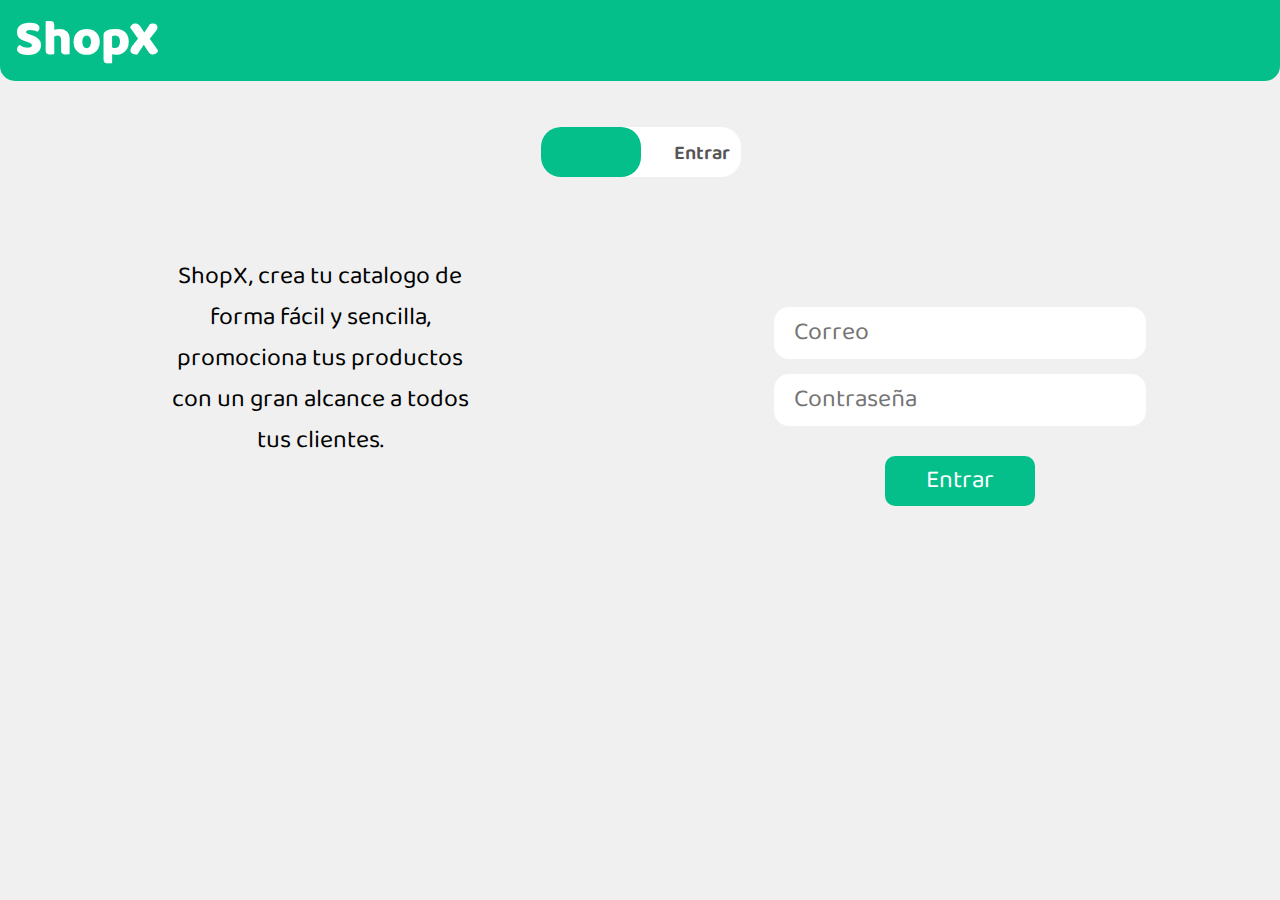
<file: Frontend/Maquetacion/Login.html>
<!DOCTYPE html>
<html lang="es">
  <head>
    <meta charset="UTF-8" />
    <meta name="viewport" content="width=device-width, initial-scale=1.0" />
    <link
      href="https://fonts.googleapis.com/css2?family=Baloo+Bhai+2:wght@400;500;700;800&display=swap"
      rel="stylesheet"
    />
    <link
      href="https://fonts.googleapis.com/css2?family=Roboto&display=swap"
      rel="stylesheet"
    />
    <link rel="stylesheet" href="styles/styles-login.css" />
    <title>ShopX</title>
  </head>
  <body>
    <nav class="navbar">
      ShopX
    </nav>
    <div class="main_container">
      <div class="toggle_container">
        <div class="toggle">
          <input onclick="toggleSwitch()" type="checkbox" id="toggle" />
          <label for="" class="onbtn">Registrar</label>
          <label for="" class="offbtn">Entrar</label>
        </div>
      </div>
      <div class="container" id="container">
        <div class="forms_container" id="forms">
          <div class="login_container">
            <form class="form" id="login">
              <input class="input" type="email" placeholder="Correo" />
              <input class="input" type="password" placeholder="Contraseña" />
              <button class="button">Entrar</button>
            </form>
          </div>
          <div class="register_container" id="register">
            <form class="form" action="">
              <input class="input" type="email" placeholder="Correo" />
              <input class="input" type="text" placeholder="Usuario" />
              <input class="input" type="password" placeholder="Contraseña" />
              <input
                class="input"
                type="password"
                placeholder="Repetir contraseña"
              />
              <div class="date">
                <div>
                  <label class="date_label">Fecha de nacimiento</label>
                </div>
                <div class="selects_container">
                  <select class="select" name="day">
                    <option value="1">1</option>
                    <option value="1">2</option>
                    <option value="1">3</option>
                    <option value="1">4</option>
                    <option value="1">5</option>
                    <option value="1">6</option>
                    <option value="1">7</option>
                    <option value="1">8</option>
                    <option value="1">9</option>
                    <option value="1" selected>10</option>
                    <option value="1">11</option>
                    <option value="1">12</option>
                    <option value="1">13</option>
                    <option value="1">14</option>
                    <option value="1">15</option>
                    <option value="1">16</option>
                    <option value="1">17</option>
                    <option value="1">18</option>
                    <option value="1">19</option>
                    <option value="1">20</option>
                    <option value="1">21</option>
                    <option value="1">22</option>
                    <option value="1">23</option>
                    <option value="1">24</option>
                    <option value="1">25</option>
                    <option value="1">26</option>
                    <option value="1">27</option>
                    <option value="1">28</option>
                    <option value="1">29</option>
                    <option value="1">30</option>
                    <option value="1">31</option>
                  </select>
                  <select class="select" name="month" id="">
                    <option value="1">Enero</option>
                    <option value="1">Febrero</option>
                    <option value="1">Marzo</option>
                    <option value="1">Abril</option>
                    <option value="1">Mayo</option>
                    <option value="1">Junio</option>
                    <option value="1" selected>Julio</option>
                    <option value="1">Agosto</option>
                    <option value="1">Septiembre</option>
                    <option value="1">Octubre</option>
                    <option value="1">Noviembre</option>
                    <option value="1">Diciembre</option>
                  </select>
                  <select class="select" name="year" id="">
                    <option value="2002" selected>2002</option>
                    <option value="2001">2001</option>
                    <option value="2000">2000</option>
                    <option value="1999">1999</option>
                    <option value="1998">1998</option>
                    <option value="1997">1997</option>
                    <option value="1996">1996</option>
                    <option value="1995">1995</option>
                    <option value="1994">1994</option>
                    <option value="1993">1993</option>
                    <option value="1992">1992</option>
                    <option value="1991">1991</option>
                    <option value="1990">1990</option>
                    <option value="1989">1989</option>
                    <option value="1988">1988</option>
                    <option value="1987">1987</option>
                    <option value="1986">1986</option>
                    <option value="1985">1985</option>
                    <option value="1984">1984</option>
                    <option value="1983">1983</option>
                    <option value="1982">1982</option>
                    <option value="1981">1981</option>
                    <option value="1980">1980</option>
                    <option value="1979">1979</option>
                    <option value="1978">1978</option>
                    <option value="1977">1977</option>
                    <option value="1976">1976</option>
                    <option value="1975">1975</option>
                    <option value="1974">1974</option>
                    <option value="1973">1973</option>
                    <option value="1972">1972</option>
                    <option value="1971">1971</option>
                    <option value="1970">1970</option>
                    <option value="1969">1969</option>
                    <option value="1968">1968</option>
                    <option value="1967">1967</option>
                    <option value="1966">1966</option>
                    <option value="1965">1965</option>
                    <option value="1964">1964</option>
                    <option value="1963">1963</option>
                    <option value="1962">1962</option>
                    <option value="1961">1961</option>
                    <option value="1960">1960</option>
                  </select>
                </div>
              </div>
              <button class="button">Registrar</button>
            </form>
          </div>
        </div>
        <div class="description_container" id="description">
          <p class="description">
            ShopX, crea tu catalogo de forma fácil y sencilla, promociona tus productos con un gran alcance a todos tus clientes.
          </p>
        </div>
      </div>
    </div>
    <script src="scripts/index.js"></script>
  </body>
</html>
</file>
<file: Frontend/Maquetacion/styles/styles-login.css>
body {
  padding: 0px;
  margin: 0px;
  background-color: #f0f0f0;
  font-family: "Baloo Bhai 2";
}

.navbar {
  background-color: #04bf8a;
  padding-left: 15px;
  color: white;
  font-family: "Baloo Bhai 2";
  font-weight: 800;
  font-style: normal;
  font-size: 50px;
  border-radius: 0px 0px 15px 15px;
}

input[type="checkbox"] {
  position: relative;
  width: 200px;
  height: 50px;
  background: #ffff;
  -webkit-appearance: none;
  border-radius: 20px;
  outline: none;
  transition: 0.4s;
  cursor: pointer;
}

input:checked[type="checkbox"] {
  background-color: #ffffff;
}

input[type="checkbox"]::before {
  z-index: 2;
  position: absolute;
  content: "";
  left: 0;
  width: 100px;
  height: 50px;
  background: #04bf8a;
  border-radius: 20px;
  transform: scale(1);
  transition: 0.4s;
}

input:checked[type="checkbox"]::before {
  left: 100px;
}

.toggle_container{
  /*padding-top: 50px;*/
  /*-align: center;*/
  justify-self: center;
  align-self: center;
}

.toggle {
  position: relative;
  display: inline;
}

label {
  position: absolute;
  color: #565656;
  font-family: "Baloo Bhai 2";
  font-weight: 600;
  font-size: 20px;
  pointer-events: none;
  margin-bottom: 4px;
}

.onbtn {
  bottom: 15px;
  left: 15px;
}

.offbtn {
  bottom: 15px;
  right: 14px;
}

.main_container{
  display: grid;
  grid-template-columns: 1fr;
  grid-template-rows: 150px 4fr;
}

.container{
  display: grid;
  grid-template-columns: 1fr 1fr;
  grid-template-rows: 1fr;
  grid-template-areas: "description forms";
  animation-duration: 0.5s;
  animation-fill-mode: forwards;
}

.forms_container{
  display: flex;
  flex-direction: column;
  align-items: center;
  justify-content: center;
  grid-area: forms;
}

.register_container{
  display: none;
}

.login_container{
  
}

.form{
  display: flex;
  flex-direction: column;
  align-items: center;
  justify-content: center;
}

.description_container{
  display: flex;
  flex-direction: column;
  grid-area: description;
  align-items: center;
}

.description{
  font-size: 25px;
  text-align: center;
  height: 300px;
  width: 300px;
}

.input {
  height: 50px;
  width: 350px;
  border-radius: 15px;
  font-family: "Baloo Bhai 2";
  color: #565656;
  font-size: 25px;
  outline: none;
  margin: none;
  border: none;
  padding-left: 20px;
  margin-bottom: 15px;
}

.button {
  background-color: #04bf8a;
  margin-top: 15px;
  width: 150px;
  height: 50px;
  border-radius: 10px;
  outline: none;
  font-family: "Baloo Bhai 2";
  color: #ffffff;
  font-size: 25px;
  border: none;
}

.date{
  width: 100%;
  display: flex;
  flex-direction: column;
  justify-content: center;
}

.date_label{
  margin: 0px;
}

.selects_container{
  margin-top: 30px;
  display: flex;
  flex-direction: row;
  justify-content: space-between;
}

.select{
  border-radius: 15px;
  font-family: "Baloo Bhai 2";
  color: #565656;
  font-size: 25px;
  outline: none;
  margin: none;
  border: none;
  padding-left: 20px;
  margin-bottom: 15px;
}

@media (max-width: 500px){
  .main_container{
    grid-template-rows: auto 4fr auto;
  }
  .container{
    grid-template-columns: 1fr;
  }
  .input{
    width: 250px;
  }
}

/*@media (max-width: 1100px){
  .main_container{
    grid-template-rows: 2fr 4fr auto;
  }
  .container{
    grid-template-columns: 1fr 1fr;
  }
  .input{
    width: 350px;
  }
}*/

@keyframes transition1 {
  0% {
    grid-template-areas: "forms description";
  }
  100% {
    grid-template-areas: "description forms";
  }
}

@keyframes transition2 {
  0% {
    grid-template-areas: "description forms";
  }
  100% {
    grid-template-areas: "forms description";
  }
}
</file>
